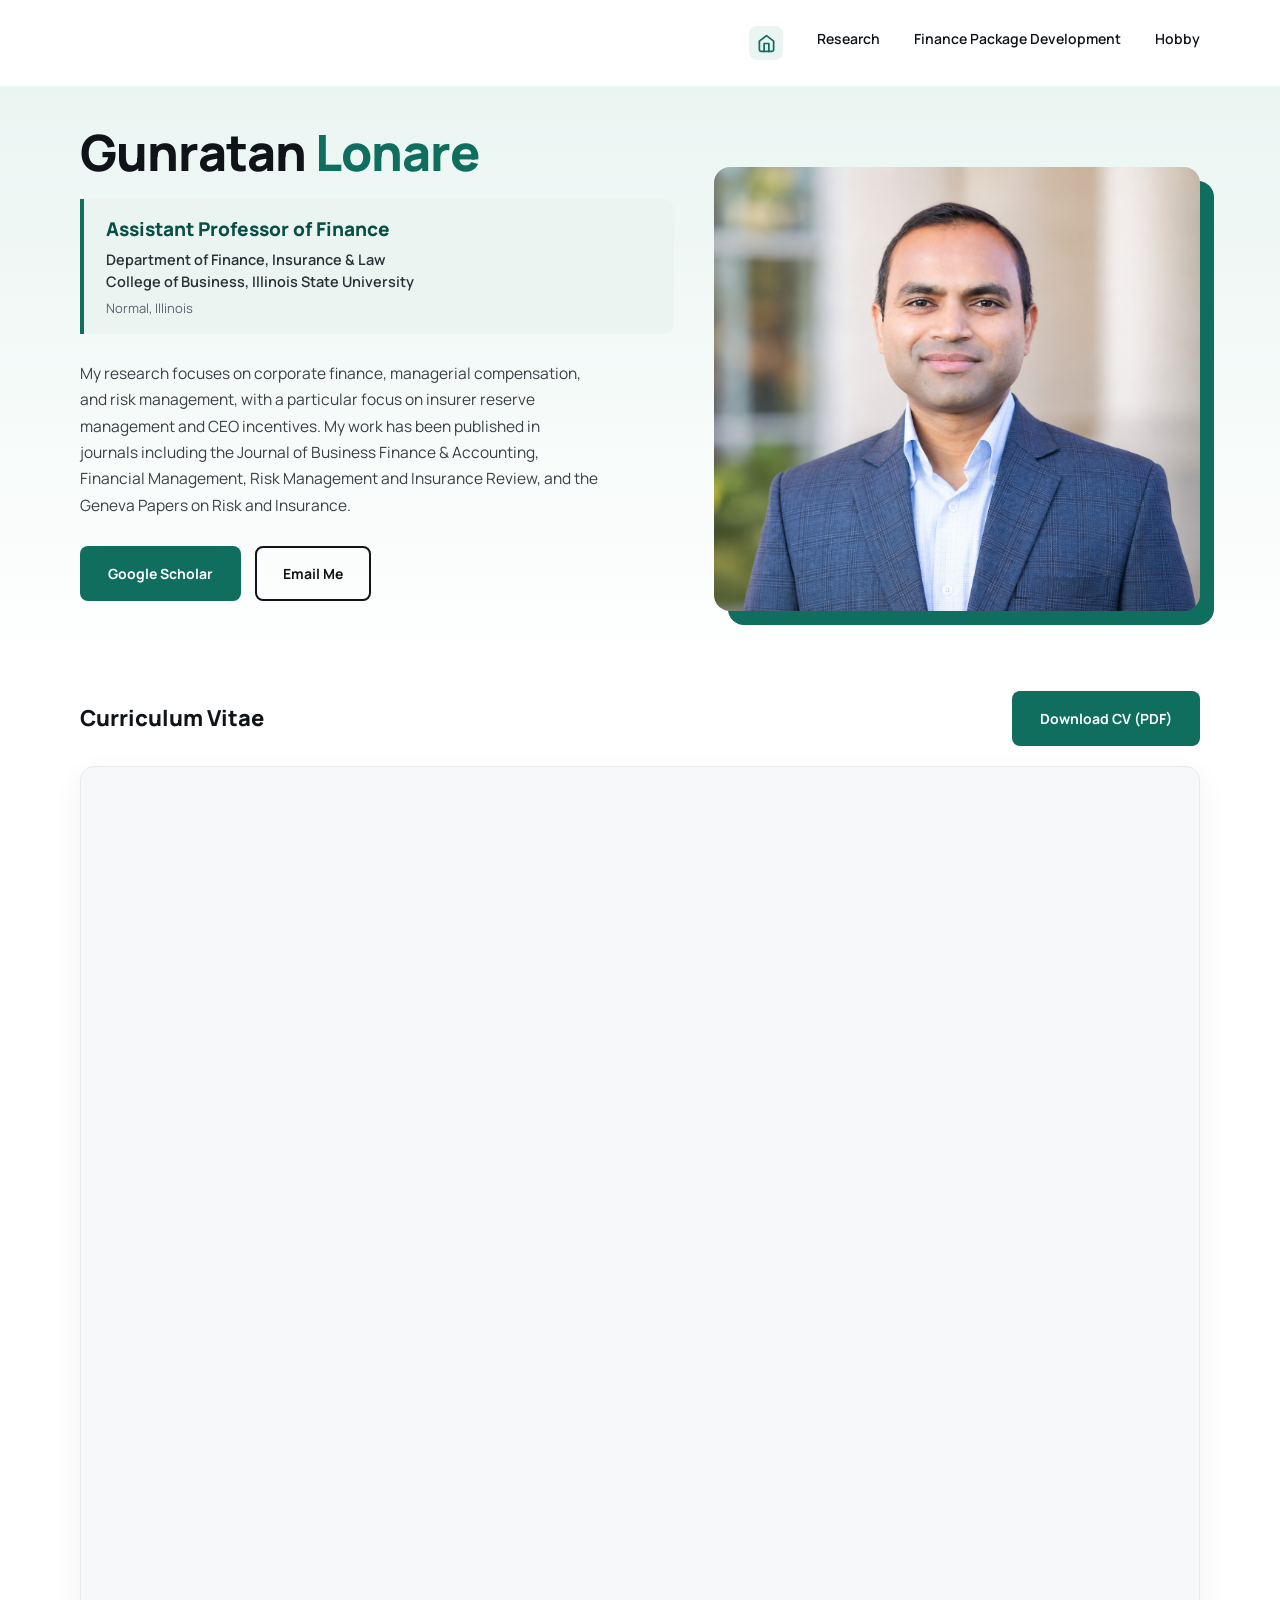
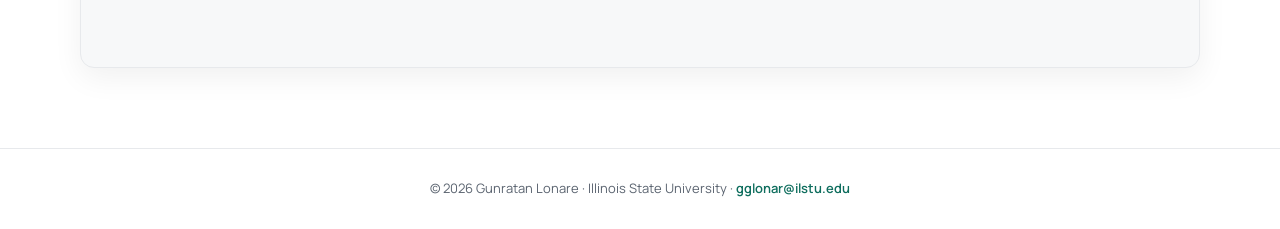
<file: index.html>
<!DOCTYPE html>
<html lang="en">
<head>
<meta charset="UTF-8">
<meta name="viewport" content="width=device-width, initial-scale=1.0">
<title>Dr. Gunratan (Gene) Lonare — Assistant Professor of Finance</title>
<meta name="description" content="Gunratan Lonare, Assistant Professor of Finance at Illinois State University. Research in corporate finance, managerial compensation, and risk management.">
<link rel="preconnect" href="https://fonts.googleapis.com">
<link href="https://fonts.googleapis.com/css2?family=Manrope:wght@400;600;700;800&display=swap" rel="stylesheet">
<link rel="stylesheet" href="style.css">
</head>
<body>

<nav>
  <ul>
    <li><a href="index.html" class="nav-home active" aria-label="Home"><svg xmlns="http://www.w3.org/2000/svg" width="19" height="19" viewBox="0 0 24 24" fill="none" stroke="currentColor" stroke-width="2.2" stroke-linecap="round" stroke-linejoin="round"><path d="m3 9 9-7 9 7v11a2 2 0 0 1-2 2H5a2 2 0 0 1-2-2z"/><polyline points="9 22 9 12 15 12 15 22"/></svg></a></li>
    <li><a href="research.html" class="nav-link">Research</a></li>
    <li><a href="package.html" class="nav-link">Finance Package Development</a></li>
    <li><a href="hobby.html" class="nav-link">Hobby</a></li>
  </ul>
</nav>

<div class="hero">
  <div class="hero-inner">
    <div class="hero-text">
      <h1>Gunratan <span class="accent">Lonare</span></h1>
      <div class="affiliation">
        <div class="role">Assistant Professor of Finance</div>
        <div class="dept">Department of Finance, Insurance &amp; Law</div>
        <div class="college">College of Business, Illinois State University</div>
        <div class="loc">Normal, Illinois</div>
      </div>
      <p>My research focuses on corporate finance, managerial compensation, and risk management, with a particular focus on insurer reserve management and CEO incentives. My work has been published in journals including the Journal of Business Finance &amp; Accounting, Financial Management, Risk Management and Insurance Review, and the Geneva Papers on Risk and Insurance.</p>
      <div class="cta-row">
        <a href="https://scholar.google.com/citations?user=V4xi0hUAAAAJ&hl=en" target="_blank" rel="noopener" class="btn btn-primary">Google Scholar</a>
        <a href="mailto:gglonar@ilstu.edu" class="btn btn-outline">Email Me</a>
      </div>
    </div>
    <div class="hero-photo">
      <img src="assets/profile.jpg" alt="Gunratan Lonare, Assistant Professor of Finance">
    </div>
  </div>
</div>

<div class="cv-section">
  <div class="section-head">
    <h3>Curriculum Vitae</h3>
    <a href="assets/CV_Gunratan_Lonare.pdf" class="btn btn-primary" download>Download CV (PDF)</a>
  </div>
  <div class="cv-embed">
    <iframe src="assets/CV_Gunratan_Lonare.pdf" title="Gunratan Lonare CV">
      <p class="cv-fallback">Your browser can't display embedded PDFs. <a href="assets/CV_Gunratan_Lonare.pdf">Download the CV here</a>.</p>
    </iframe>
  </div>
</div>

<footer>
  &copy; <span id="year"></span> Gunratan Lonare · Illinois State University · <a href="mailto:gglonar@ilstu.edu">gglonar@ilstu.edu</a>
</footer>

<script>
  document.getElementById('year').textContent = new Date().getFullYear();
</script>

</body>
</html>
</file>
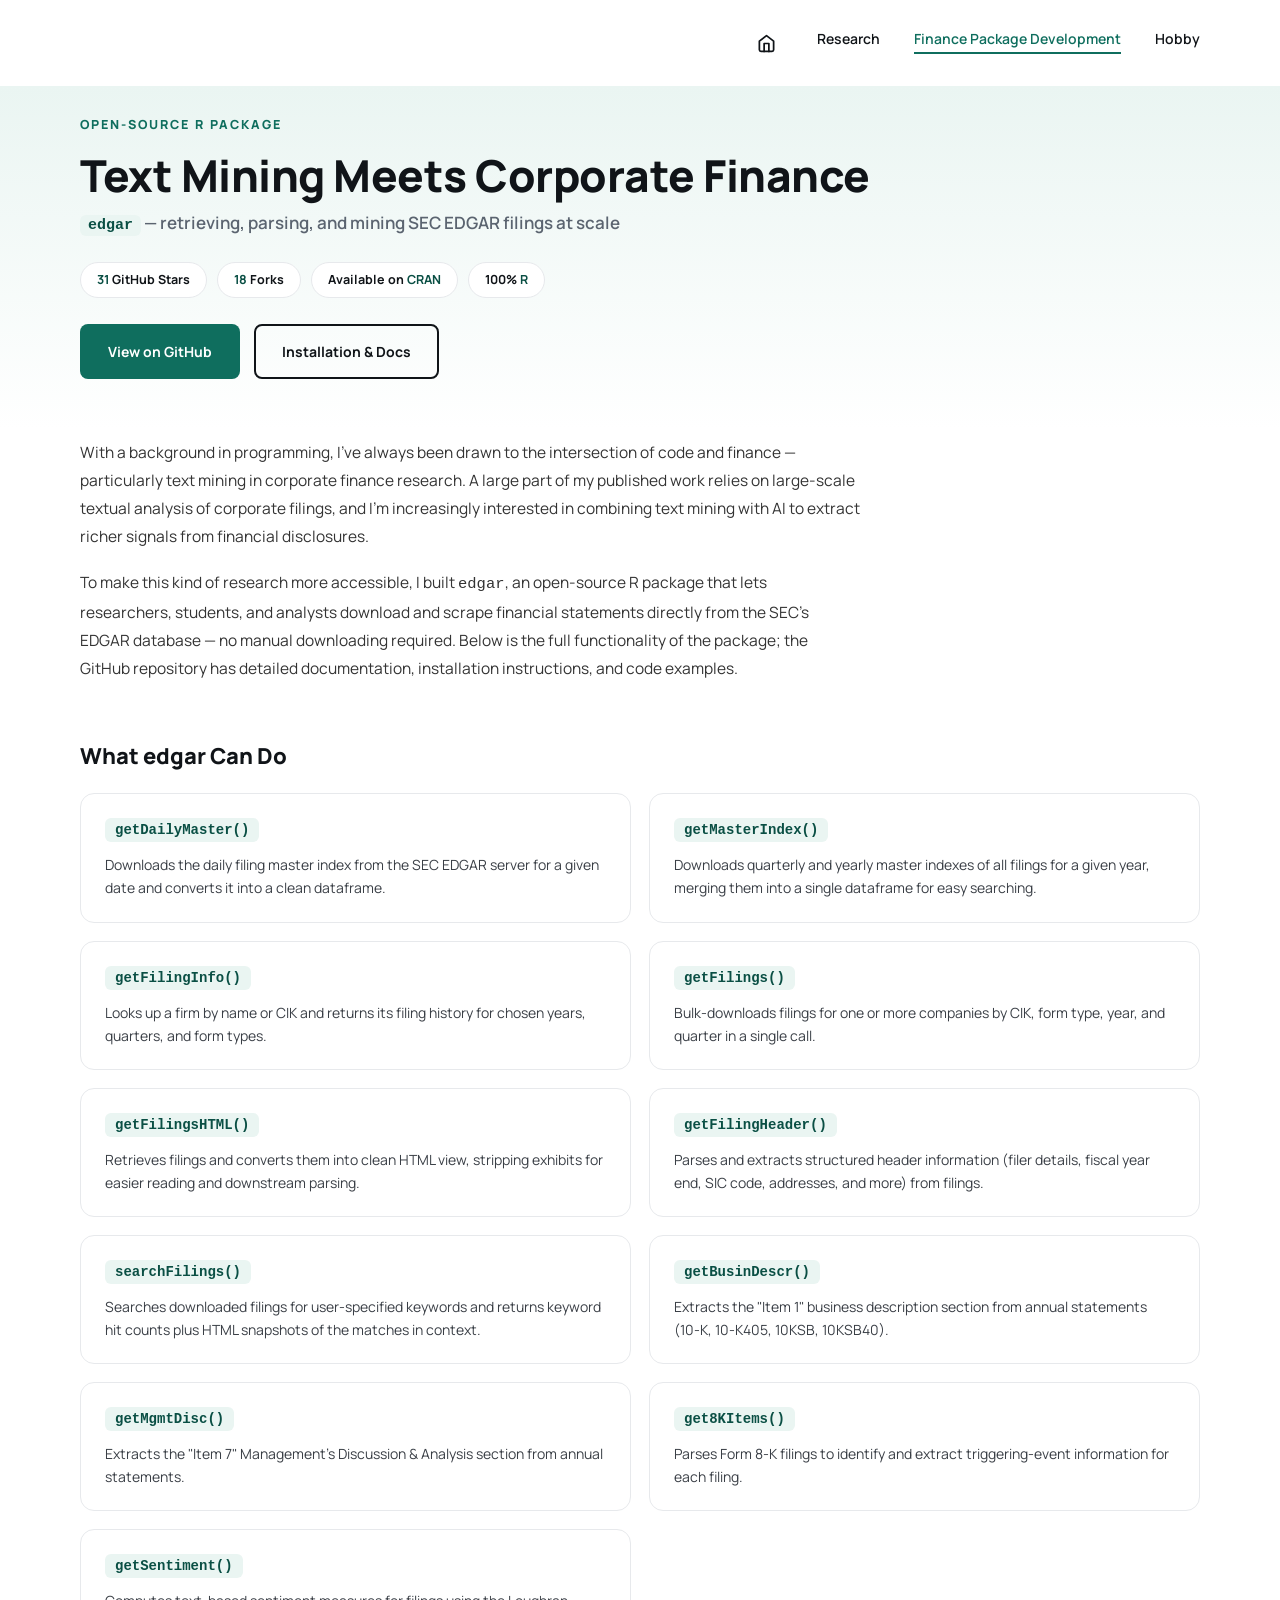
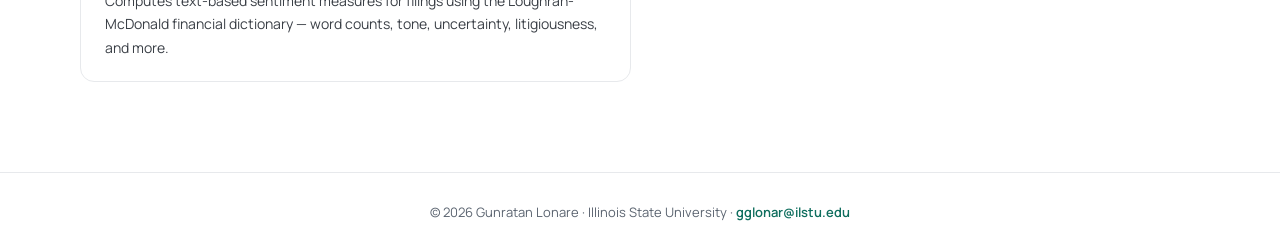
<file: package.html>
<!DOCTYPE html>
<html lang="en">
<head>
<meta charset="UTF-8">
<meta name="viewport" content="width=device-width, initial-scale=1.0">
<title>Finance Package Development — Gunratan Lonare</title>
<meta name="description" content="edgar — an open-source R package by Gunratan Lonare for retrieving, parsing, and text-mining SEC EDGAR corporate filings.">
<link rel="preconnect" href="https://fonts.googleapis.com">
<link href="https://fonts.googleapis.com/css2?family=Manrope:wght@400;600;700;800&display=swap" rel="stylesheet">
<link rel="stylesheet" href="style.css">
</head>
<body>

<nav>
  <ul>
    <li><a href="index.html" class="nav-home" aria-label="Home"><svg xmlns="http://www.w3.org/2000/svg" width="19" height="19" viewBox="0 0 24 24" fill="none" stroke="currentColor" stroke-width="2.2" stroke-linecap="round" stroke-linejoin="round"><path d="m3 9 9-7 9 7v11a2 2 0 0 1-2 2H5a2 2 0 0 1-2-2z"/><polyline points="9 22 9 12 15 12 15 22"/></svg></a></li>
    <li><a href="research.html" class="nav-link">Research</a></li>
    <li><a href="package.html" class="nav-link active">Finance Package Development</a></li>
    <li><a href="hobby.html" class="nav-link">Hobby</a></li>
  </ul>
</nav>

<div class="pkg-hero">
  <div class="pkg-hero-inner">
    <span class="eyebrow">Open-Source R Package</span>
    <h1>Text Mining Meets Corporate Finance</h1>
    <h2><code>edgar</code> — retrieving, parsing, and mining SEC EDGAR filings at scale</h2>

    <div class="pkg-badges">
      <span class="pkg-badge"><strong>31</strong> GitHub Stars</span>
      <span class="pkg-badge"><strong>18</strong> Forks</span>
      <span class="pkg-badge">Available on <strong>CRAN</strong></span>
      <span class="pkg-badge">100% <strong>R</strong></span>
    </div>

    <div class="cta-row">
      <a href="https://github.com/Gunratan/edgar" target="_blank" rel="noopener" class="btn btn-primary">View on GitHub</a>
      <a href="https://github.com/Gunratan/edgar#installation" target="_blank" rel="noopener" class="btn btn-outline">Installation &amp; Docs</a>
    </div>
  </div>
</div>

<div class="narrative">
  <p>With a background in programming, I've always been drawn to the intersection of code and finance — particularly text mining in corporate finance research. A large part of my published work relies on large-scale textual analysis of corporate filings, and I'm increasingly interested in combining text mining with AI to extract richer signals from financial disclosures.</p>
  <p>To make this kind of research more accessible, I built <code>edgar</code>, an open-source R package that lets researchers, students, and analysts download and scrape financial statements directly from the SEC's EDGAR database — no manual downloading required. Below is the full functionality of the package; the GitHub repository has detailed documentation, installation instructions, and code examples.</p>
</div>

<div class="func-section">
  <h3>What edgar Can Do</h3>
  <div class="func-grid">

    <div class="func-card">
      <code>getDailyMaster()</code>
      <p>Downloads the daily filing master index from the SEC EDGAR server for a given date and converts it into a clean dataframe.</p>
    </div>

    <div class="func-card">
      <code>getMasterIndex()</code>
      <p>Downloads quarterly and yearly master indexes of all filings for a given year, merging them into a single dataframe for easy searching.</p>
    </div>

    <div class="func-card">
      <code>getFilingInfo()</code>
      <p>Looks up a firm by name or CIK and returns its filing history for chosen years, quarters, and form types.</p>
    </div>

    <div class="func-card">
      <code>getFilings()</code>
      <p>Bulk-downloads filings for one or more companies by CIK, form type, year, and quarter in a single call.</p>
    </div>

    <div class="func-card">
      <code>getFilingsHTML()</code>
      <p>Retrieves filings and converts them into clean HTML view, stripping exhibits for easier reading and downstream parsing.</p>
    </div>

    <div class="func-card">
      <code>getFilingHeader()</code>
      <p>Parses and extracts structured header information (filer details, fiscal year end, SIC code, addresses, and more) from filings.</p>
    </div>

    <div class="func-card">
      <code>searchFilings()</code>
      <p>Searches downloaded filings for user-specified keywords and returns keyword hit counts plus HTML snapshots of the matches in context.</p>
    </div>

    <div class="func-card">
      <code>getBusinDescr()</code>
      <p>Extracts the "Item 1" business description section from annual statements (10-K, 10-K405, 10KSB, 10KSB40).</p>
    </div>

    <div class="func-card">
      <code>getMgmtDisc()</code>
      <p>Extracts the "Item 7" Management's Discussion &amp; Analysis section from annual statements.</p>
    </div>

    <div class="func-card">
      <code>get8KItems()</code>
      <p>Parses Form 8-K filings to identify and extract triggering-event information for each filing.</p>
    </div>

    <div class="func-card">
      <code>getSentiment()</code>
      <p>Computes text-based sentiment measures for filings using the Loughran-McDonald financial dictionary — word counts, tone, uncertainty, litigiousness, and more.</p>
    </div>

  </div>
</div>

<footer>
  &copy; <span id="year"></span> Gunratan Lonare · Illinois State University · <a href="mailto:gglonar@ilstu.edu">gglonar@ilstu.edu</a>
</footer>

<script>
  document.getElementById('year').textContent = new Date().getFullYear();
</script>

</body>
</html>
</file>
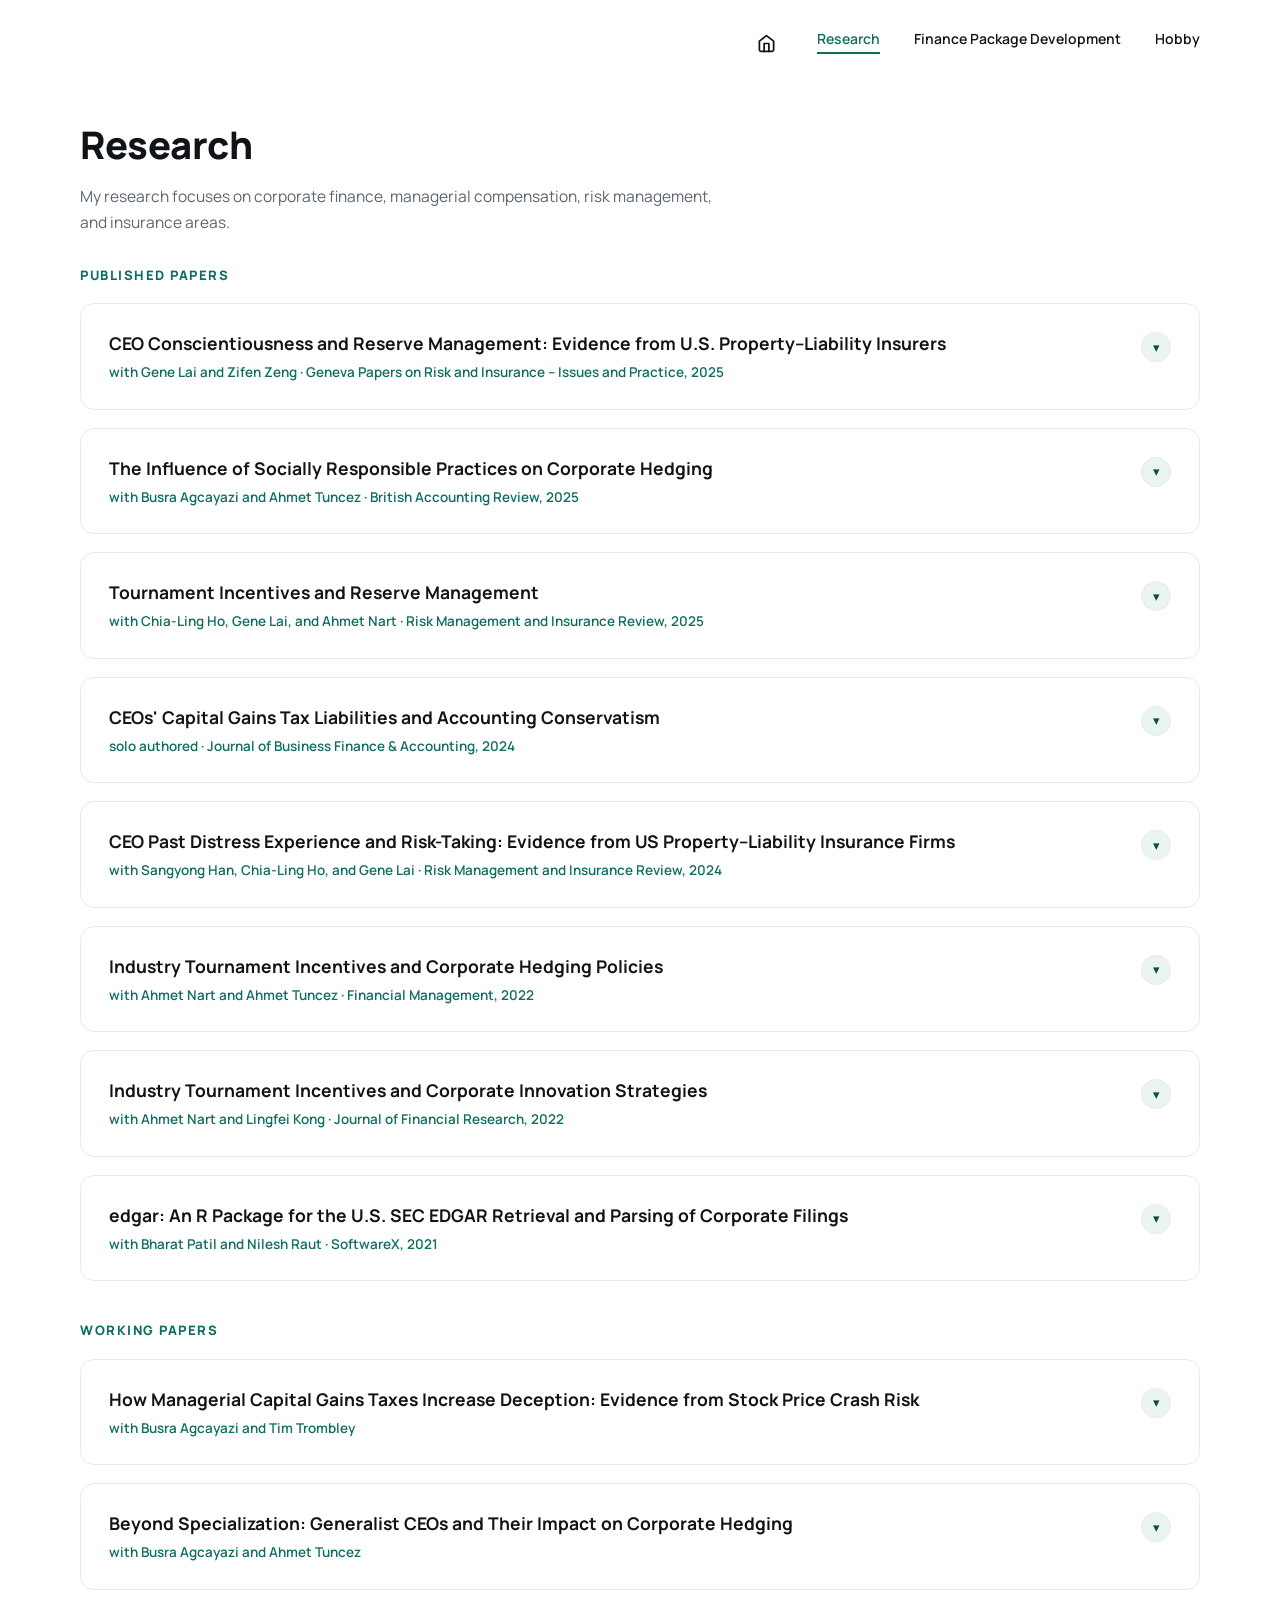
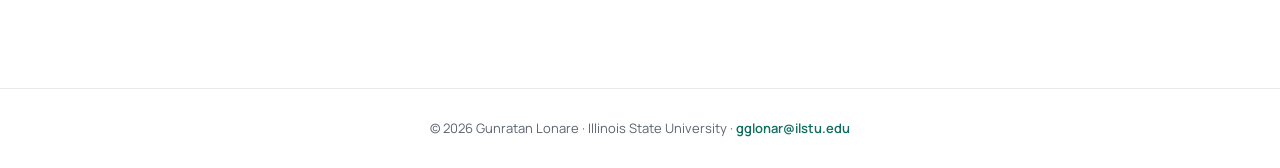
<file: research.html>
<!DOCTYPE html>
<html lang="en">
<head>
<meta charset="UTF-8">
<meta name="viewport" content="width=device-width, initial-scale=1.0">
<title>Research — Gunratan Lonare</title>
<meta name="description" content="Published papers and working papers by Gunratan Lonare on corporate finance, managerial compensation, and risk management.">
<link rel="preconnect" href="https://fonts.googleapis.com">
<link href="https://fonts.googleapis.com/css2?family=Manrope:wght@400;600;700;800&display=swap" rel="stylesheet">
<link rel="stylesheet" href="style.css">
</head>
<body>

<nav>
  <ul>
    <li><a href="index.html" class="nav-home" aria-label="Home"><svg xmlns="http://www.w3.org/2000/svg" width="19" height="19" viewBox="0 0 24 24" fill="none" stroke="currentColor" stroke-width="2.2" stroke-linecap="round" stroke-linejoin="round"><path d="m3 9 9-7 9 7v11a2 2 0 0 1-2 2H5a2 2 0 0 1-2-2z"/><polyline points="9 22 9 12 15 12 15 22"/></svg></a></li>
    <li><a href="research.html" class="nav-link active">Research</a></li>
    <li><a href="package.html" class="nav-link">Finance Package Development</a></li>
    <li><a href="hobby.html" class="nav-link">Hobby</a></li>
  </ul>
</nav>

<div class="page-header">
  <h1>Research</h1>
  <p>My research focuses on corporate finance, managerial compensation, risk management, and insurance areas.</p>
</div>

<div class="pub-list">

  <h2 class="group-title">Published Papers</h2>

  <div class="pub-card">
    <div class="pub-card-head">
      <a class="pub-link" href="#" target="_blank" rel="noopener" title="Replace this placeholder link with the paper URL">
        <div class="pub-title">CEO Conscientiousness and Reserve Management: Evidence from U.S. Property–Liability Insurers</div>
        <div class="pub-meta">with Gene Lai and Zifen Zeng · Geneva Papers on Risk and Insurance – Issues and Practice, 2025</div>
      </a>
      <button class="pub-toggle" type="button" aria-expanded="false">
        <span class="chevron">&#9662;</span>
      </button>
    </div>
    <div class="pub-abstract"><span class="label">Abstract:</span>This paper investigates the relation between CEO conscientiousness and reserve management in U.S. property-liability insurers. The psychology literature claims that conscientiousness is one of the strongest predictors of work-related behavior. We find that CEO conscientiousness is negatively associated with reserve errors in the upper tail of the conditional distribution (at 75th percentile and higher), indicating insurers with more conscientious CEOs reserve less than insurers with less conscientious CEOs at a higher level of reserve errors to lower the cost of excess reserve rather than conservatism when reserve errors are extremely conservative. The evidence also shows that the negative relation is mitigated when insurers face high financial risk. Furthermore, more conscientious CEOs reserve less than less conscientious CEOs after SOX (compared with before SOX) when insurers face higher financial risk, possibly because they are more responsible for financial statements. The evidence is consistent with one feature of conscientiousness: following the rules and norms. Finally, more conscientious CEOs are better rewarded than less conscientious CEOs.</div>
  </div>

  <div class="pub-card">
    <div class="pub-card-head">
      <a class="pub-link" href="#" target="_blank" rel="noopener" title="Replace this placeholder link with the paper URL">
        <div class="pub-title">The Influence of Socially Responsible Practices on Corporate Hedging</div>
        <div class="pub-meta">with Busra Agcayazi and Ahmet Tuncez · British Accounting Review, 2025</div>
      </a>
      <button class="pub-toggle" type="button" aria-expanded="false">
        <span class="chevron">&#9662;</span>
      </button>
    </div>
    <div class="pub-abstract"><span class="label">Abstract:</span>This study examines the nexus between firm hedging strategies and corporate social responsibility (CSR). Utilizing textual analysis of 10-K filings to measure corporate hedging, we find that firms with higher levels of CSR are more inclined to engage in hedging practices and with greater intensity. This tendency is further amplified in the presence of strong corporate governance framework, highlighting the complementary role of CSR in corporate risk management.</div>
  </div>

  <div class="pub-card">
    <div class="pub-card-head">
      <a class="pub-link" href="#" target="_blank" rel="noopener" title="Replace this placeholder link with the paper URL">
        <div class="pub-title">Tournament Incentives and Reserve Management</div>
        <div class="pub-meta">with Chia-Ling Ho, Gene Lai, and Ahmet Nart · Risk Management and Insurance Review, 2025</div>
      </a>
      <button class="pub-toggle" type="button" aria-expanded="false">
        <span class="chevron">&#9662;</span>
      </button>
    </div>
    <div class="pub-abstract"><span class="label">Abstract:</span>This paper examines the impact of internal tournament incentives on reserve management within the property-liability insurance industry. We find a positive relationship between internal tournament incentives and reserve errors, suggesting that a larger tournament prize is associated with more conservative loss-reserve management. In contrast to the literature on nonfinancial firms, we do not observe a positive association between tournament incentives and risk-taking behavior or performance. The overall evidence indicates that vice presidents participating in internal tournaments prioritize strong financial health over performance. Moreover, the positive effect of tournament incentives on conservative reserve management is more pronounced for insurers with more volatile returns and a higher ratio of claim loss reserves to total liabilities. This effect attenuates for larger insurers, those underwriting long-tail lines, and those operating in less competitive environments. Our findings also suggest that the Sarbanes–Oxley Act significantly influences executives' reserve behavior. Finally, we show that stronger board monitoring is associated with more conservative reserve practices in internal tournaments.</div>
  </div>

  <div class="pub-card">
    <div class="pub-card-head">
      <a class="pub-link" href="#" target="_blank" rel="noopener" title="Replace this placeholder link with the paper URL">
        <div class="pub-title">CEOs' Capital Gains Tax Liabilities and Accounting Conservatism</div>
        <div class="pub-meta">solo authored · Journal of Business Finance &amp; Accounting, 2024</div>
      </a>
      <button class="pub-toggle" type="button" aria-expanded="false">
        <span class="chevron">&#9662;</span>
      </button>
    </div>
    <div class="pub-abstract"><span class="label">Abstract:</span>Recent studies show that the tax-induced lock-in effect discourages CEOs from unwinding their unrestricted equity and subsequently exacerbates their risk-aversion. I investigate how CEOs' unrealized capital gains tax liabilities (tax burdens) influence financial reporting conservatism. I find that the demand for accounting conservatism decreases with CEO tax burdens. Further analyses show that the negative relation between CEO tax burden and conservatism is stronger when the firm has high leverage and high default risk and when the CEO's incentives are more aligned with equity holders. This highlights the shareholder–creditor agency conflicts mitigation role of CEO tax burdens in reducing creditors' demand for conservatism. I exploit the Federal Taxpayer Reform Act of 1997 and staggered state-level tax cuts that significantly decreased personal capital gains tax rates as identification strategies.</div>
  </div>

  <div class="pub-card">
    <div class="pub-card-head">
      <a class="pub-link" href="#" target="_blank" rel="noopener" title="Replace this placeholder link with the paper URL">
        <div class="pub-title">CEO Past Distress Experience and Risk-Taking: Evidence from US Property–Liability Insurance Firms</div>
        <div class="pub-meta">with Sangyong Han, Chia-Ling Ho, and Gene Lai · Risk Management and Insurance Review, 2024</div>
      </a>
      <button class="pub-toggle" type="button" aria-expanded="false">
        <span class="chevron">&#9662;</span>
      </button>
    </div>
    <div class="pub-abstract"><span class="label">Abstract:</span>We investigate the relationship between CEOs' past distress experience and risk-taking in US property–liability insurance companies. Our evidence shows that CEOs' past distress experience is negatively associated with insurers' risk-taking behavior, suggesting that CEOs with distress experiences tend to take lower levels of risk in making financial decisions for their firms. The results are robust to using alternative measures of risk-taking, including value at risk, expected shortfall, volatility of stock return, idiosyncratic volatility, systematic volatility, underwriting risk, and investment risk. Additionally, our results pass a placebo test, and we mitigate endogeneity concerns with the propensity score matching method.</div>
  </div>

  <div class="pub-card">
    <div class="pub-card-head">
      <a class="pub-link" href="#" target="_blank" rel="noopener" title="Replace this placeholder link with the paper URL">
        <div class="pub-title">Industry Tournament Incentives and Corporate Hedging Policies</div>
        <div class="pub-meta">with Ahmet Nart and Ahmet Tuncez · Financial Management, 2022</div>
      </a>
      <button class="pub-toggle" type="button" aria-expanded="false">
        <span class="chevron">&#9662;</span>
      </button>
    </div>
    <div class="pub-abstract"><span class="label">Abstract:</span>This paper examines how a tournament among CEOs to progress within the CEO labor market influences their corporate hedging policies. We employ a textual analysis of 10-Ks to generate corporate hedging proxies, finding that the likelihood and intensity of hedging grow as the CEO labor market tournament prizes increase. We also explore the mitigating impact of corporate hedging on the adverse effects of risk-inducing industry tournament incentives (ITIs) on the cost of debt and stock price crash risk, noting that these could be possible reasons behind the relation. Additionally, we observe that the relationship between ITIs and corporate hedging is less pronounced for firms that demonstrate more financial distress and for firms whose CEOs are the founders of the company or are of retirement age. We identify a causal relation between ITIs and corporate hedging using an instrumental variable approach and an exogenous shock sourced from changes in the enforceability of noncompetition agreements across states.</div>
  </div>

  <div class="pub-card">
    <div class="pub-card-head">
      <a class="pub-link" href="#" target="_blank" rel="noopener" title="Replace this placeholder link with the paper URL">
        <div class="pub-title">Industry Tournament Incentives and Corporate Innovation Strategies</div>
        <div class="pub-meta">with Ahmet Nart and Lingfei Kong · Journal of Financial Research, 2022</div>
      </a>
      <button class="pub-toggle" type="button" aria-expanded="false">
        <span class="chevron">&#9662;</span>
      </button>
    </div>
    <div class="pub-abstract"><span class="label">Abstract:</span>In this article we examine how the tournament-like progression in the CEO labor market influences corporate innovation strategies. By exploiting a text-based proxy for product innovation based on product descriptions from 10-Ks, we find a positive and significant relation between industry tournament incentives (ITIs) and product innovation. We then explore the trade-off effects of ITIs on product innovation created through long-term patenting technologies and short-term product development. We discover that ITIs strengthen short-term innovation but decrease patent-based innovation. Further analyses show that the effect of ITIs on product innovation is stronger when the product market is more competitive and when CEO characteristics indicate a higher probability of winning the tournament prize.</div>
  </div>

  <div class="pub-card">
    <div class="pub-card-head">
      <a class="pub-link" href="#" target="_blank" rel="noopener" title="Replace this placeholder link with the paper URL">
        <div class="pub-title">edgar: An R Package for the U.S. SEC EDGAR Retrieval and Parsing of Corporate Filings</div>
        <div class="pub-meta">with Bharat Patil and Nilesh Raut · SoftwareX, 2021</div>
      </a>
      <button class="pub-toggle" type="button" aria-expanded="false">
        <span class="chevron">&#9662;</span>
      </button>
    </div>
    <div class="pub-abstract"><span class="label">Abstract:</span>This paper introduces the R package edgar to download and analyze the Securities and Exchange Commission's (SEC) mandatory public disclosures in the United States. Corporations in the U.S. submit their periodic reports, registration statements, and financial reports electronically to the SEC. The SEC makes these reports publicly accessible to everyone through the Electronic Data Gathering, Analysis, and Retrieval System (EDGAR). As financial reporting is one of the most crucial aspects of the financial system, efficient retrieval of EDGAR filings becomes imperative for analysts and researchers. We summarize the implementation of the edgar package that facilitates downloading, parsing, searching, and sentiment analysis of corporate reports.</div>
  </div>

  <h2 class="group-title">Working Papers</h2>

  <div class="pub-card">
    <div class="pub-card-head">
      <a class="pub-link" href="#" target="_blank" rel="noopener" title="Replace this placeholder link with the paper URL">
        <div class="pub-title">How Managerial Capital Gains Taxes Increase Deception: Evidence from Stock Price Crash Risk</div>
        <div class="pub-meta">with Busra Agcayazi and Tim Trombley</div>
      </a>
      <button class="pub-toggle" type="button" aria-expanded="false">
        <span class="chevron">&#9662;</span>
      </button>
    </div>
    <div class="pub-abstract"><span class="label">Abstract:</span>This paper explores the impact of CEOs' unrealized capital gains tax liability on the likelihood of a stock price crash. We find that stock price crash risk increases significantly with the CEO's tax burden. This risk increases when the CEO concurrently holds the position of chairman, the CEO's personal wealth is more exposed to the firm, transient institutional ownership is high, or dedicated institutional ownership is low. We find evidence that one potential underlying mechanism is the CEO concealing negative news during earnings calls. The main results remain robust to various endogeneity checks, including a change analysis, the Tax Relief Act of 1997 as an exogenous shock, instrumental variables, and entropy balancing.</div>
  </div>

  <div class="pub-card">
    <div class="pub-card-head">
      <a class="pub-link" href="#" target="_blank" rel="noopener" title="Replace this placeholder link with the paper URL">
        <div class="pub-title">Beyond Specialization: Generalist CEOs and Their Impact on Corporate Hedging</div>
        <div class="pub-meta">with Busra Agcayazi and Ahmet Tuncez</div>
      </a>
      <button class="pub-toggle" type="button" aria-expanded="false">
        <span class="chevron">&#9662;</span>
      </button>
    </div>
    <div class="pub-abstract"><span class="label">Abstract:</span>This study examines the impact of generalist CEOs on corporate hedging strategies. We find that firms led by generalist CEOs are more likely to engage in hedging practices compared to those with CEOs who have specialized backgrounds. This effect is particularly pronounced in the presence of robust governance mechanisms and powerful CEOs. Key drivers for the adoption of extensive hedging instruments include increased cash flow volatility, higher R&amp;D expenditures, and intensified product market competition. The results demonstrate that generalist CEOs leverage their broad expertise and strategic vision to navigate the complexities of hedging tools. To address potential endogeneity issues, we employ the entropy balancing method and high-dimensional fixed effects. Our findings remain robust across various alternative measures of hedging.</div>
  </div>

</div>

<footer>
  &copy; <span id="year"></span> Gunratan Lonare · Illinois State University · <a href="mailto:gglonar@ilstu.edu">gglonar@ilstu.edu</a>
</footer>

<script>
  document.getElementById('year').textContent = new Date().getFullYear();

  document.querySelectorAll('.pub-toggle').forEach((btn) => {
    btn.addEventListener('click', () => {
      const abstract = btn.closest('.pub-card').querySelector('.pub-abstract');
      const isOpen = btn.classList.toggle('open');
      abstract.classList.toggle('open', isOpen);
      btn.setAttribute('aria-expanded', String(isOpen));
    });
  });
</script>

</body>
</html>
</file>
<file: style.css>
:root{
  --teal:#0F6E5E;
  --teal-dark:#0A4F44;
  --ink:#101418;
  --bg:#ffffff;
  --grey:#5b6470;
  --chip:#EAF5F2;
  --line:#e7e9ec;
}

*{box-sizing:border-box;margin:0;padding:0;}

html{scroll-behavior:smooth;}

body{
  font-family:'Manrope',sans-serif;
  background:var(--bg);
  color:var(--ink);
  line-height:1.5;
}

a{color:inherit;}

img{max-width:100%;display:block;}

/* ---------- NAV ---------- */
nav{
  max-width:1200px;
  margin:0 auto;
  display:flex;
  justify-content:flex-end;
  align-items:center;
  padding:26px 40px;
}

nav ul{
  list-style:none;
  display:flex;
  gap:34px;
}

nav a.nav-link{
  text-decoration:none;
  color:var(--ink);
  font-size:14px;
  font-weight:600;
  padding-bottom:4px;
  border-bottom:2px solid transparent;
}

nav a.nav-link:hover,
nav a.nav-link.active{
  color:var(--teal);
  border-bottom-color:var(--teal);
}

.nav-home{
  display:flex;
  align-items:center;
  justify-content:center;
  width:34px;
  height:34px;
  border-radius:8px;
  color:var(--ink);
  transition:color .15s ease, background .15s ease;
}

.nav-home svg{display:block;}

.nav-home:hover,
.nav-home.active{
  color:var(--teal);
  background:var(--chip);
}

/* ---------- HERO (home page) ---------- */
.hero{
  background:linear-gradient(180deg,var(--chip) 0%,#ffffff 100%);
}

.hero-inner{
  max-width:1200px;
  margin:0 auto;
  padding:40px 40px 60px;
  display:grid;
  grid-template-columns:1.1fr 0.9fr;
  gap:40px;
  align-items:end;
}

.hero-text h1{
  font-size:50px;
  font-weight:800;
  line-height:1.05;
  margin-bottom:20px;
  letter-spacing:-1px;
}

.hero-text h1 .accent{color:var(--teal);}

.affiliation{
  border-left:4px solid var(--teal);
  background:var(--chip);
  border-radius:0 10px 10px 0;
  padding:16px 22px;
  margin-bottom:26px;
}

.affiliation .role{
  font-size:19px;
  font-weight:800;
  color:var(--teal-dark);
  margin-bottom:6px;
}

.affiliation .dept,
.affiliation .college{
  font-size:14.5px;
  font-weight:600;
  color:#2a2f35;
  line-height:1.5;
}

.affiliation .loc{
  font-size:13px;
  color:var(--grey);
  margin-top:6px;
}

.hero-text p{
  font-size:15.5px;
  line-height:1.7;
  color:#3a3f46;
  max-width:520px;
  margin-bottom:28px;
}

.cta-row{
  display:flex;
  gap:14px;
  margin-bottom:10px;
  flex-wrap:wrap;
}

.btn{
  padding:15px 26px;
  font-size:14px;
  font-weight:700;
  text-decoration:none;
  border-radius:8px;
  display:inline-block;
  border:2px solid transparent;
  cursor:pointer;
}

.btn-primary{background:var(--teal);color:#fff;}
.btn-primary:hover{background:var(--teal-dark);}

.btn-outline{border:2px solid var(--ink);color:var(--ink);background:transparent;}
.btn-outline:hover{background:var(--ink);color:#fff;}

.hero-photo{position:relative;}

.hero-photo::before{
  content:"";
  position:absolute;
  inset:14px -14px -14px 14px;
  background:var(--teal);
  border-radius:16px;
  z-index:0;
}

.hero-photo img{
  position:relative;
  z-index:1;
  width:100%;
  border-radius:16px;
}

/* ---------- CV SECTION ---------- */
.cv-section{
  max-width:1200px;
  margin:0 auto;
  padding:20px 40px 80px;
}

.cv-section .section-head{
  display:flex;
  justify-content:space-between;
  align-items:center;
  flex-wrap:wrap;
  gap:16px;
  margin-bottom:20px;
}

.cv-section h3{
  font-size:22px;
  font-weight:800;
}

.cv-embed{
  border:1px solid var(--line);
  border-radius:14px;
  overflow:hidden;
  background:#f7f8f9;
  box-shadow:0 10px 30px rgba(16,20,24,0.06);
}

.cv-embed iframe{
  width:100%;
  height:900px;
  border:none;
  display:block;
}

.cv-fallback{
  padding:40px;
  text-align:center;
  color:var(--grey);
  font-size:14px;
}

/* ---------- GENERIC PAGE HEADER ---------- */
.page-header{
  max-width:1200px;
  margin:0 auto;
  padding:30px 40px 10px;
}

.page-header h1{
  font-size:38px;
  font-weight:800;
  letter-spacing:-0.5px;
  margin-bottom:10px;
}

.page-header p{
  color:var(--grey);
  font-size:15.5px;
  max-width:640px;
  line-height:1.7;
}

/* ---------- PACKAGE PAGE ---------- */
.pkg-hero{
  background:linear-gradient(180deg,var(--chip) 0%,#ffffff 100%);
  padding-bottom:20px;
}

.pkg-hero-inner{
  max-width:1200px;
  margin:0 auto;
  padding:30px 40px 20px;
}

.eyebrow{
  display:block;
  color:var(--teal);
  text-transform:uppercase;
  letter-spacing:2px;
  font-size:12.5px;
  font-weight:800;
  margin-bottom:16px;
}

.pkg-hero h1{
  font-size:44px;
  font-weight:800;
  letter-spacing:-0.5px;
  line-height:1.12;
  margin-bottom:10px;
}

.pkg-hero h2{
  font-size:17px;
  font-weight:600;
  color:var(--grey);
  margin-bottom:24px;
}

.pkg-hero h2 code{
  background:var(--chip);
  color:var(--teal-dark);
  font-family:'SFMono-Regular',Consolas,monospace;
  padding:2px 8px;
  border-radius:6px;
  font-size:15px;
}

.pkg-badges{
  display:flex;
  gap:10px;
  flex-wrap:wrap;
  margin-bottom:26px;
}

.pkg-badge{
  background:#fff;
  border:1px solid var(--line);
  color:var(--ink);
  font-size:12.5px;
  font-weight:700;
  padding:8px 16px;
  border-radius:20px;
}

.pkg-badge strong{color:var(--teal-dark);}

.narrative{
  max-width:1200px;
  margin:0 auto;
  padding:10px 40px 10px;
}

.narrative p{
  font-size:15.5px;
  line-height:1.8;
  color:#333;
  max-width:780px;
  margin-bottom:18px;
}

.func-section{
  max-width:1200px;
  margin:0 auto;
  padding:30px 40px 90px;
}

.func-section h3{
  font-size:22px;
  font-weight:800;
  margin-bottom:20px;
}

.func-grid{
  display:grid;
  grid-template-columns:repeat(2,1fr);
  gap:18px;
}

.func-card{
  border:1px solid var(--line);
  border-radius:14px;
  padding:22px 24px;
}

.func-card code{
  background:var(--chip);
  color:var(--teal-dark);
  font-family:'SFMono-Regular',Consolas,monospace;
  font-size:14px;
  font-weight:700;
  padding:4px 10px;
  border-radius:6px;
}

.func-card p{
  font-size:14px;
  color:#3a3f46;
  line-height:1.65;
  margin-top:12px;
}

/* ---------- RESEARCH PAGE ---------- */
.pub-list{
  max-width:1200px;
  margin:0 auto;
  padding:20px 40px 80px;
}

.pub-list h2.group-title{
  font-size:13px;
  text-transform:uppercase;
  letter-spacing:1.5px;
  color:var(--teal);
  font-weight:800;
  margin:40px 0 18px;
}

.pub-list h2.group-title:first-child{margin-top:0;}

.pub-card{
  border:1px solid var(--line);
  border-radius:14px;
  padding:26px 28px;
  margin-bottom:18px;
  transition:box-shadow .15s ease, transform .15s ease;
}

.pub-card:hover{
  box-shadow:0 10px 24px rgba(16,20,24,0.08);
  transform:translateY(-2px);
}

.pub-card-head{
  display:flex;
  justify-content:space-between;
  align-items:flex-start;
  gap:16px;
}

.pub-card .pub-link{
  display:block;
  flex:1;
  min-width:0;
  text-decoration:none;
  color:inherit;
  cursor:pointer;
}

.pub-card .pub-title{
  font-size:17.5px;
  font-weight:700;
  margin-bottom:6px;
}

.pub-card .pub-meta{
  font-size:13.5px;
  color:var(--teal);
  font-weight:600;
}

.pub-toggle{
  display:flex;
  align-items:center;
  justify-content:center;
  width:30px;
  height:30px;
  flex-shrink:0;
  margin-top:2px;
  background:var(--chip);
  border:1px solid var(--line);
  border-radius:50%;
  padding:0;
  cursor:pointer;
}

.pub-toggle:hover{
  background:var(--teal);
}

.pub-toggle:hover .chevron{
  color:#fff;
}

.pub-toggle .chevron{
  display:inline-block;
  transition:transform .2s ease;
  font-size:13px;
  color:var(--teal-dark);
  line-height:1;
}

.pub-toggle.open .chevron{
  transform:rotate(180deg);
}

.pub-card .pub-abstract{
  display:none;
  font-size:14.5px;
  color:#3a3f46;
  line-height:1.7;
  margin-top:14px;
}

.pub-card .pub-abstract.open{
  display:block;
}

.pub-card .pub-abstract .label{
  font-weight:700;
  color:var(--ink);
}

/* ---------- HOBBY / GALLERY PAGE ---------- */
.gallery{
  max-width:1200px;
  margin:0 auto;
  padding:20px 40px 90px;
  display:grid;
  grid-template-columns:repeat(2,1fr);
  gap:28px;
}

.gallery-item{
  border-radius:14px;
  overflow:hidden;
  border:1px solid var(--line);
  cursor:pointer;
  background:#f7f8f9;
}

.gallery-item img{
  width:100%;
  height:460px;
  object-fit:cover;
  transition:transform .25s ease;
}

.gallery-item:hover img{transform:scale(1.05);}

.gallery-item .cap{
  padding:12px 16px 16px;
  font-size:13.5px;
  font-weight:700;
}

/* lightbox */
.lightbox{
  display:none;
  position:fixed;
  inset:0;
  background:rgba(16,20,24,0.9);
  z-index:100;
  align-items:center;
  justify-content:center;
  padding:40px;
}

.lightbox.open{display:flex;}

.lightbox img{
  max-width:100%;
  max-height:90vh;
  border-radius:8px;
}

.lightbox .close-btn{
  position:absolute;
  top:24px;
  right:34px;
  color:#fff;
  font-size:32px;
  cursor:pointer;
  font-weight:300;
}

/* ---------- FOOTER ---------- */
footer{
  border-top:1px solid var(--line);
  padding:30px 40px;
  text-align:center;
  color:var(--grey);
  font-size:13px;
}

footer a{color:var(--teal);text-decoration:none;font-weight:600;}

/* ---------- RESPONSIVE ---------- */
@media (max-width:900px){
  .hero-inner{grid-template-columns:1fr;}
  .hero-photo{order:-1;max-width:340px;margin:0 auto;}
  .gallery{grid-template-columns:1fr;}
  .gallery-item img{height:380px;}
  .cv-embed iframe{height:600px;}
  .func-grid{grid-template-columns:1fr;}
}

@media (max-width:560px){
  nav{padding:20px;justify-content:center;}
  nav ul{gap:20px;}
  .hero-inner,.page-header,.pub-list,.gallery,.cv-section{padding-left:20px;padding-right:20px;}
  .hero-text h1{font-size:36px;}
  .gallery-item img{height:300px;}
}
</file>
